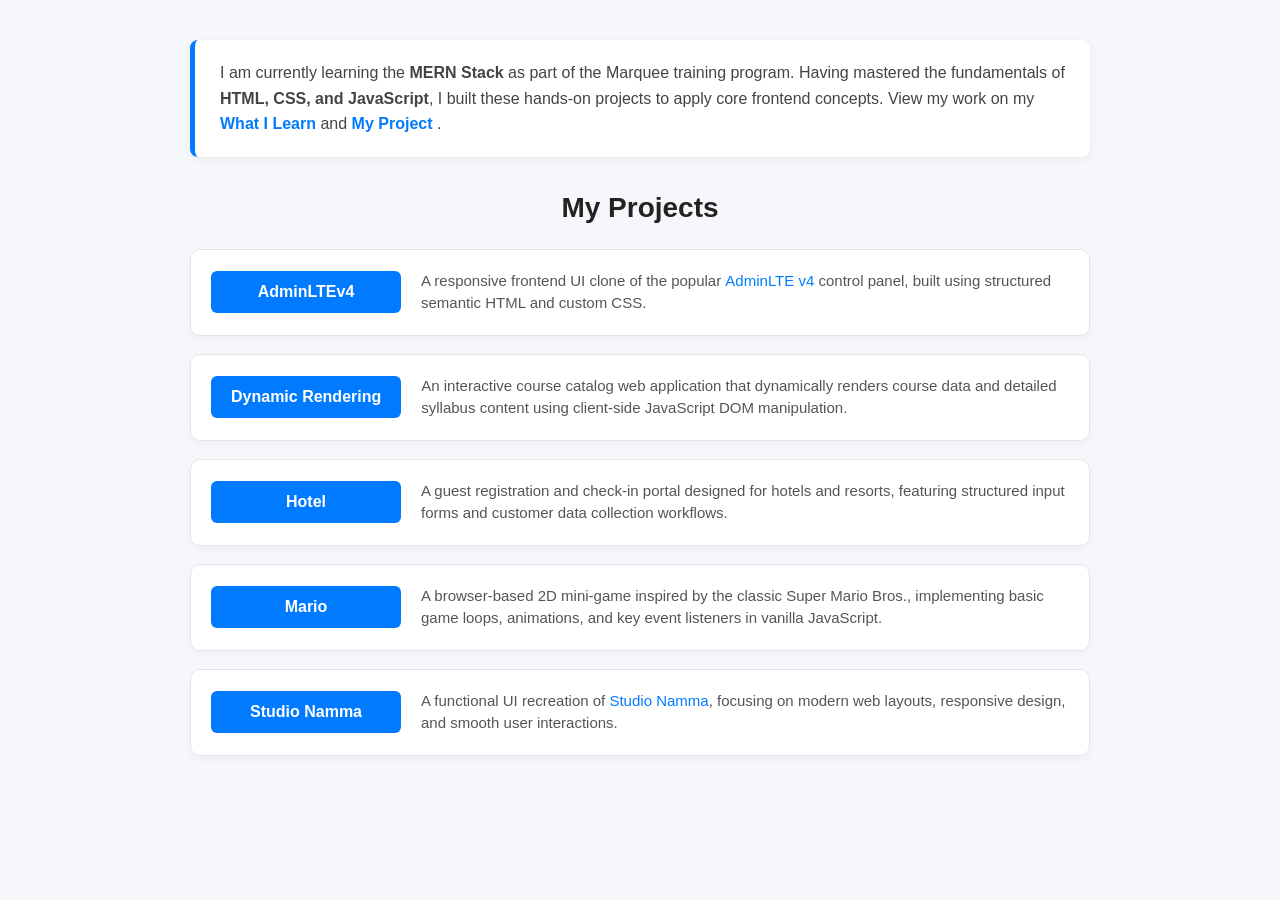
<file: index.html>
<!DOCTYPE html>
<html lang="en">
<head>
  <meta charset="UTF-8">
  <meta name="viewport" content="width=device-width, initial-scale=1.0">
  <title>Projects Dashboard</title>
  <style>
    * {
      margin: 0;
      padding: 0;
      box-sizing: border-box;
      font-family: 'Segoe UI', Tahoma, Geneva, Verdana, sans-serif;
    }

    body {
      background-color: #f5f7fb;
      padding: 40px 20px;
      color: #333;
    }

    .container {
      max-width: 900px;
      margin: 0 auto;
    }

    .kya-hai {
      background: #ffffff;
      border-left: 5px solid #007bff;
      padding: 20px 25px;
      border-radius: 8px;
      box-shadow: 0 2px 8px rgba(0, 0, 0, 0.06);
      margin-bottom: 35px;
      font-size: 16px;
      line-height: 1.6;
      color: #444;
      text-align: left;
    }

    .kya-hai a {
      color: #007bff;
      font-weight: 600;
      text-decoration: none;
    }

    .kya-hai a:hover {
      text-decoration: underline;
    }

    h1 {
      margin-bottom: 25px;
      color: #222;
      font-size: 28px;
      text-align: center;
    }

    .project-list {
      display: flex;
      flex-direction: column;
      gap: 18px;
    }

    .project-card {
      background: #ffffff;
      border: 1px solid #e1e4e8;
      border-radius: 10px;
      padding: 20px;
      display: flex;
      align-items: center;
      justify-content: space-between;
      gap: 20px;
      box-shadow: 0 4px 6px rgba(0, 0, 0, 0.03);
      transition: transform 0.2s ease, box-shadow 0.2s ease;
    }

    .project-card:hover {
      transform: translateY(-2px);
      box-shadow: 0 6px 14px rgba(0, 0, 0, 0.08);
    }

    .project-btn {
      background-color: #007bff;
      color: #ffffff;
      padding: 12px 20px;
      border-radius: 6px;
      text-decoration: none;
      font-size: 16px;
      font-weight: 600;
      min-width: 190px;
      text-align: center;
      flex-shrink: 0;
      transition: background-color 0.2s ease;
    }

    .project-btn:hover {
      background-color: #0056b3;
    }

    .project-desc {
      flex: 1;
      text-align: left;
      color: #555;
      font-size: 15px;
      line-height: 1.5;
    }

    .project-desc a {
      color: #007bff;
      text-decoration: none;
      font-weight: 500;
    }

    .project-desc a:hover {
      text-decoration: underline;
    }

    @media (max-width: 650px) {
      .project-card {
        flex-direction: column;
        align-items: stretch;
      }
      .project-btn {
        width: 100%;
      }
      .project-desc {
        text-align: center;
      }
    }
  </style>
</head>
<body>

  <div class="container">
    
    <div class="kya-hai">
      <p>I am currently learning the <strong>MERN Stack</strong> as part of the Marquee training program. Having mastered the fundamentals of <strong>HTML, CSS, and JavaScript</strong>, I built these hands-on projects to apply core frontend concepts. View my work on my <a href="https://github.com/Bhavyashah2710/mern_at_marque" target="_blank">What I Learn</a> and <a href="https://github.com/Bhavyashah2710/Project_in_Mern" taaarget="_blank">My Project </a>.</p>
    </div>

    <h1>My Projects</h1>

    <div class="project-list">

      <div class="project-card">
        <a href="./AdminLTEv4/index.html" class="project-btn">AdminLTEv4</a>
        <div class="project-desc">
          A responsive frontend UI clone of the popular <a href="https://adminlte-v4.netlify.app/" target="_blank" >AdminLTE v4</a></strong> control panel, built using structured semantic HTML and custom CSS.
        </div>
      </div>

      <div class="project-card">
        <a href="./Dynamic randering/index.html" class="project-btn">Dynamic Rendering</a>
        <div class="project-desc">
          An interactive course catalog web application that dynamically renders course data and detailed syllabus content using client-side JavaScript DOM manipulation.
        </div>
      </div>

      <div class="project-card">
        <a href="./Hotel/index.html" class="project-btn">Hotel</a>
        <div class="project-desc">
          A guest registration and check-in portal designed for hotels and resorts, featuring structured input forms and customer data collection workflows.
        </div>
      </div>

      <div class="project-card">
        <a href="./Mario/index.html" class="project-btn">Mario</a>
        <div class="project-desc">
          A browser-based 2D mini-game inspired by the classic Super Mario Bros., implementing basic game loops, animations, and key event listeners in vanilla JavaScript.
        </div>
      </div>

      <div class="project-card">
        <a href="./studionamma/index.html" class="project-btn">Studio Namma</a>
        <div class="project-desc">
          A functional UI recreation of <a href="https://studionamma.com/" target="_blank">Studio Namma</a>, focusing on modern web layouts, responsive design, and smooth user interactions.
        </div>
      </div>

    </div>

  </div>

</body>
</html>
</file>
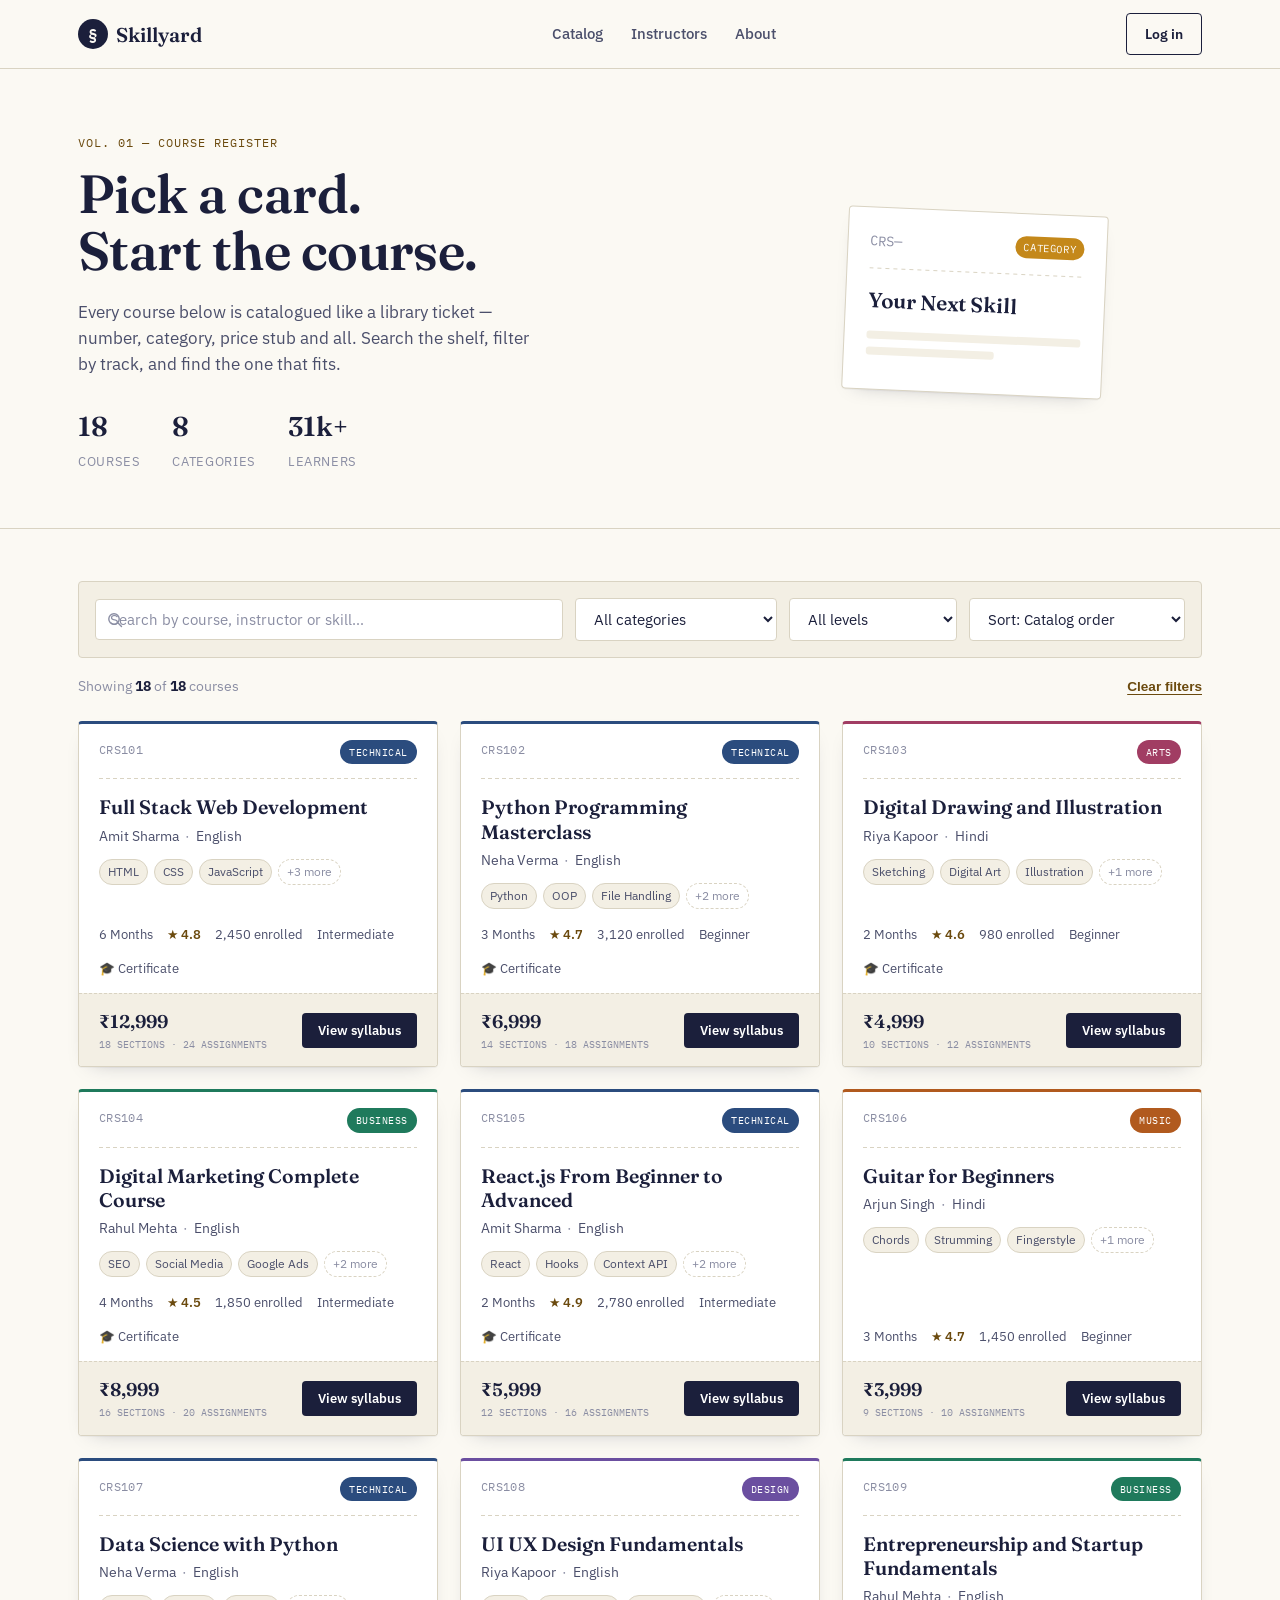
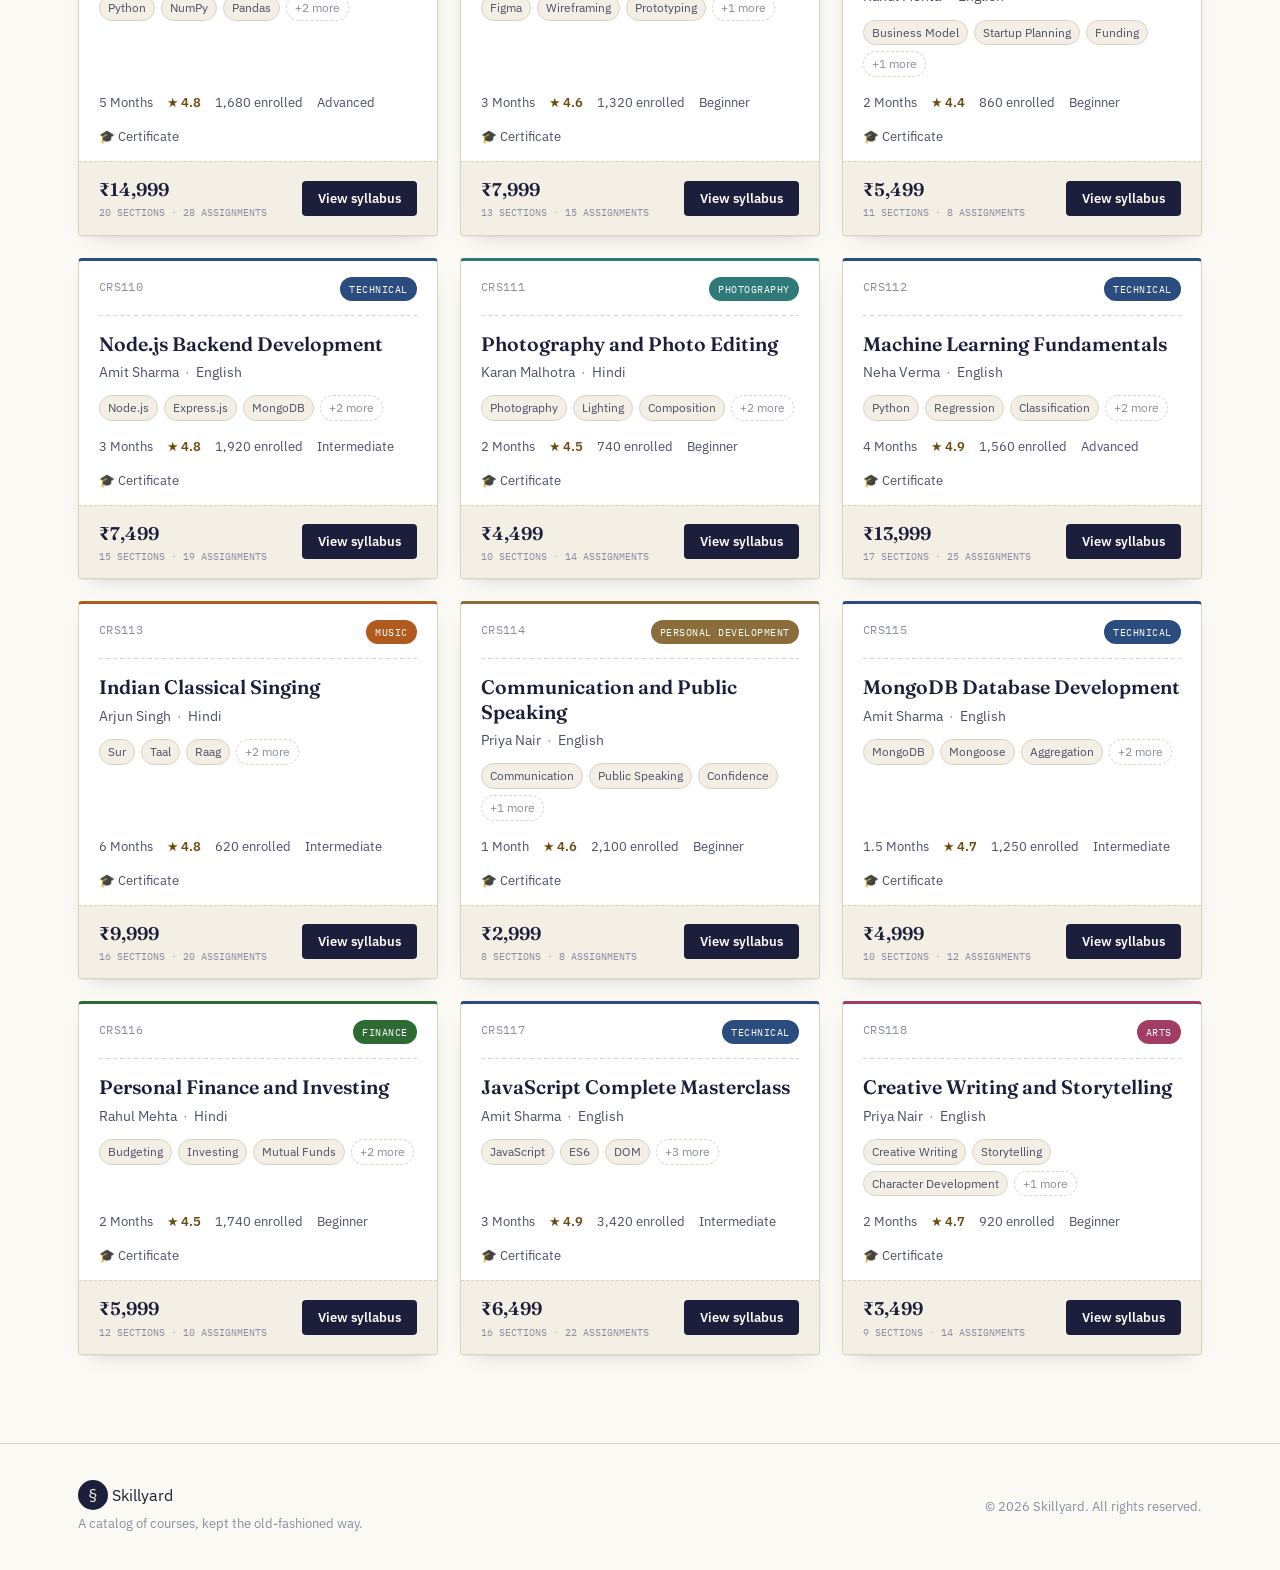
<file: Dynamic randering/index.html>
<!DOCTYPE html>
<html lang="en">
<head>
<meta charset="UTF-8">
<meta name="viewport" content="width=device-width, initial-scale=1.0">
<title>Skillyard — The Course Catalog</title>
<link rel="preconnect" href="https://fonts.googleapis.com">
<link rel="preconnect" href="https://fonts.gstatic.com" crossorigin>
<link href="https://fonts.googleapis.com/css2?family=Fraunces:ital,opsz,wght@0,9..144,500;0,9..144,600;0,9..144,700;1,9..144,500&family=IBM+Plex+Sans:wght@400;500;600&family=IBM+Plex+Mono:wght@500;600&display=swap" rel="stylesheet">
<link rel="stylesheet" href="style.css">
</head>
<body>

<header class="site-header">
  <div class="wrap header-inner">
    <a href="#" class="brand">
      <span class="brand-mark">§</span>
      <span class="brand-name">Skillyard</span>
    </a>
    <nav class="header-nav">
      <a href="#catalog">Catalog</a>
      <a href="#" onclick="return false;">Instructors</a>
      <a href="#" onclick="return false;">About</a>
    </nav>
    <a href="#" class="btn btn-ghost" onclick="return false;">Log in</a>
  </div>
</header>

<section class="hero">
  <div class="wrap hero-inner">
    <div class="hero-copy">
      <p class="eyebrow">Vol. 01 — Course Register</p>
      <h1>Pick a card.<br>Start the course.</h1>
      <p class="hero-sub">Every course below is catalogued like a library ticket — number, category, price stub and all. Search the shelf, filter by track, and find the one that fits.</p>
      <div class="hero-stats" id="heroStats"><!-- filled by JS --></div>
    </div>
    <div class="hero-ticket" aria-hidden="true">
      <div class="ticket-demo">
        <div class="ticket-demo-row">
          <span class="ticket-demo-id">CRS—</span>
          <span class="ticket-demo-tag">CATEGORY</span>
        </div>
        <div class="ticket-demo-perf"></div>
        <div class="ticket-demo-title">Your Next Skill</div>
        <div class="ticket-demo-line"></div>
        <div class="ticket-demo-line short"></div>
      </div>
    </div>
  </div>
</section>

<section class="catalog" id="catalog">
  <div class="wrap">
    <div class="shelf-bar">
      <div class="field search-field">
        <label for="searchInput" class="sr-only">Search courses</label>
        <svg width="16" height="16" viewBox="0 0 16 16" fill="none" aria-hidden="true"><circle cx="7" cy="7" r="5.2" stroke="currentColor" stroke-width="1.4"/><line x1="10.8" y1="10.8" x2="14.5" y2="14.5" stroke="currentColor" stroke-width="1.4" stroke-linecap="round"/></svg>
        <input type="text" id="searchInput" placeholder="Search by course, instructor or skill…">
      </div>

      <div class="field">
        <label for="categoryFilter" class="sr-only">Category</label>
        <select id="categoryFilter">
          <option value="all">All categories</option>
        </select>
      </div>

      <div class="field">
        <label for="levelFilter" class="sr-only">Level</label>
        <select id="levelFilter">
          <option value="all">All levels</option>
        </select>
      </div>

      <div class="field">
        <label for="sortSelect" class="sr-only">Sort</label>
        <select id="sortSelect">
          <option value="default">Sort: Catalog order</option>
          <option value="rating">Sort: Highest rated</option>
          <option value="price-asc">Sort: Price — low to high</option>
          <option value="price-desc">Sort: Price — high to low</option>
          <option value="popular">Sort: Most enrolled</option>
        </select>
      </div>
    </div>

    <div class="results-row">
      <p id="resultsCount" class="results-count"></p>
      <button id="clearFilters" class="text-btn" type="button">Clear filters</button>
    </div>

    <div id="courseGrid" class="course-grid"></div>

    <div id="emptyState" class="empty-state" hidden>
      <p class="empty-title">No cards match that search.</p>
      <p class="empty-sub">Try a different keyword, or clear your filters to see the full shelf.</p>
    </div>
  </div>
</section>

<footer class="site-footer">
  <div class="wrap footer-inner">
    <div>
      <span class="brand-mark">§</span>
      <span class="brand-name">Skillyard</span>
      <p class="footer-note">A catalog of courses, kept the old-fashioned way.</p>
    </div>
    <p class="footer-copy">© 2026 Skillyard. All rights reserved.</p>
  </div>
</footer>

<script src="script.js"></script>
</body>
</html>
</file>
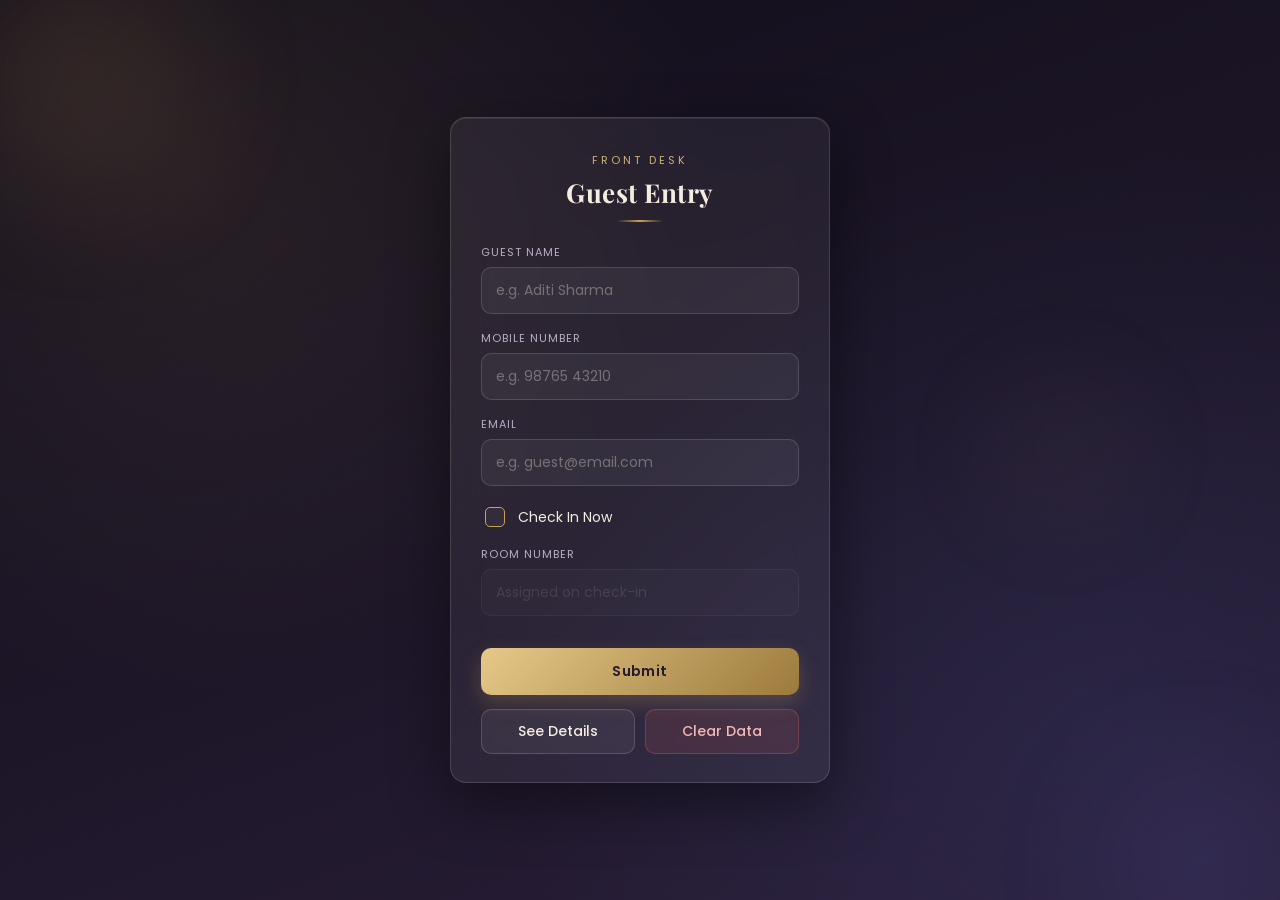
<file: Hotel/index.html>
<!DOCTYPE html>
<html lang="en">
<head>
<meta charset="UTF-8">
<meta name="viewport" content="width=device-width, initial-scale=1.0">
<title>Guest Entry</title>

<link rel="preconnect" href="https://fonts.googleapis.com">
<link rel="preconnect" href="https://fonts.gstatic.com" crossorigin>
<link href="https://fonts.googleapis.com/css2?family=Playfair+Display:wght@600;700;800&family=Poppins:wght@300;400;500;600&display=swap" rel="stylesheet">
<link rel="stylesheet" href="css/entry.css">
</head>
<body>

<div class="orb orb1"></div>
<div class="orb orb2"></div>
<div class="orb orb3"></div>

<div class="container">

<div class="eyebrow">Front Desk</div>
<h2>Guest Entry</h2>

<form id="guestForm">

<div class="field">
<label for="name">Guest Name</label>
<input type="text" id="name" placeholder="e.g. Aditi Sharma" required>
</div>

<div class="field">
<label for="mobile">Mobile Number</label>
<input type="tel" id="mobile" placeholder="e.g. 98765 43210" required>
</div>

<div class="field">
<label for="email">Email</label>
<input type="email" id="email" placeholder="e.g. guest@email.com" required>
</div>

<div class="check">
    <input type="checkbox" id="checkin">
    <label for="checkin">Check In Now</label>
</div>

<div class="field">
<label for="room">Room Number</label>
<input type="number" id="room" placeholder="Assigned on check-in" disabled required>
</div>

<button type="submit" class="btn-primary">
<span class="spinner"></span><span class="btn-label">Submit</span>
</button>

</form>

<div class="row-buttons">
<button class="btn-secondary" onclick="location.href='details.html'">See Details</button>
<button class="btn-danger" onclick="clearData()">Clear Data</button>
</div>

</div>

<!-- Modal overlay (confirm / success / error) -->
<div class="overlay" id="overlay">
    <div class="modal-box" id="modalBox"></div>
</div>

<!-- Toast -->
<div class="toast" id="toast">
    <span class="dot"></span>
    <span id="toastMsg"></span>
</div>

<script src="js/entry.js"></script>
</body>
</html>
</file>
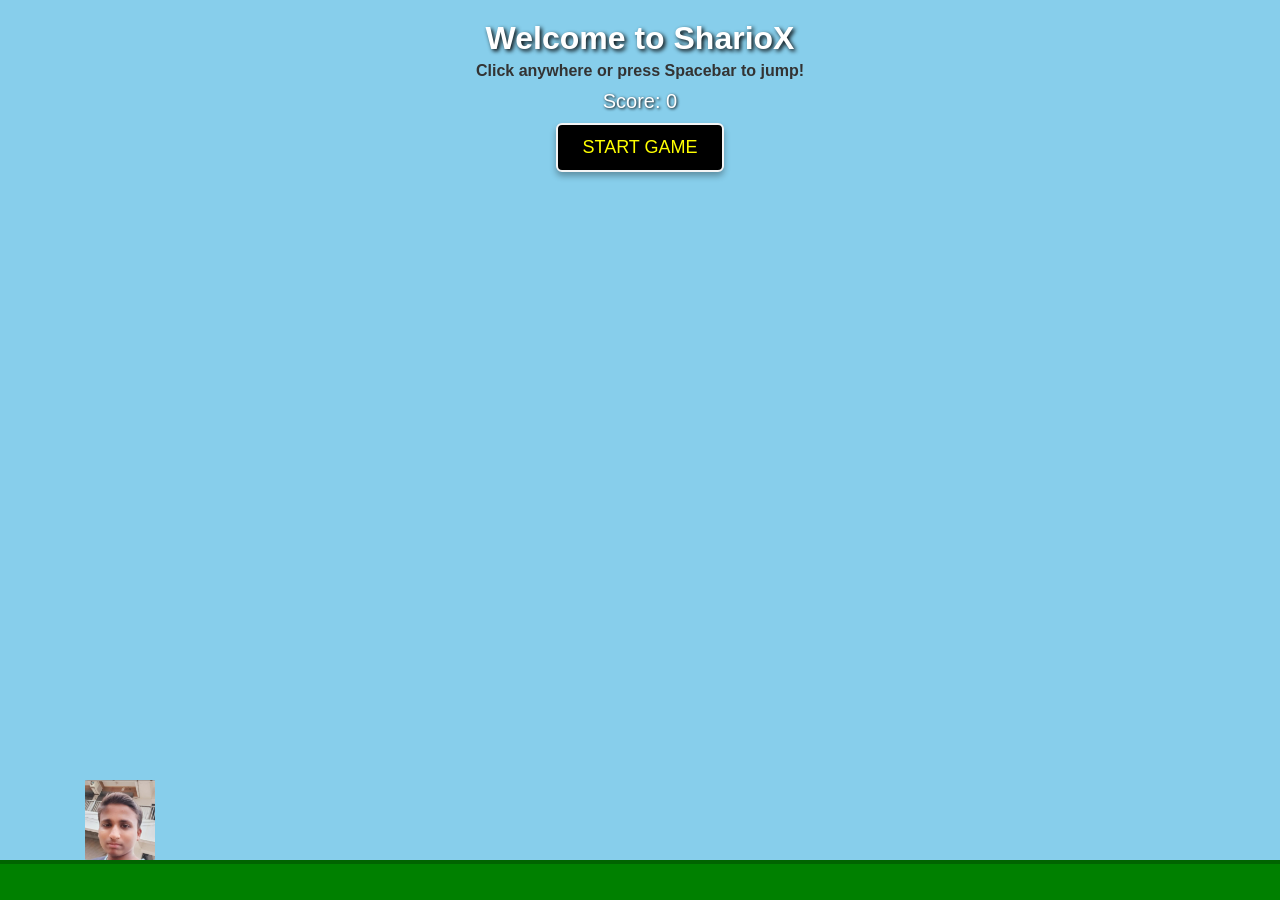
<file: Mario/index.html>
<!DOCTYPE html>
<html lang="en">
<head>
  <meta charset="UTF-8">
  <meta name="viewport" content="width=device-width, initial-scale=1.0">
  <title>SharioX</title>
  <link rel="stylesheet" href="style.css">
</head>
<body>

  <div id="gameBox">
    <div class="ui-container">
      <h1>Welcome to SharioX</h1>
      <p>Click anywhere or press Spacebar to jump!</p>
      <div id="scoreBoard">Score: <span id="scoreText">0</span></div>
      <button id="startBtn" onclick="startGame(event)">START GAME</button>
    </div>

    <img id="bhavyaImg" src="profile.jpg" alt="Player Image">
    <div id="obstacle"></div>
    <div id="ground"></div>

    <div id="gameOverModal" class="game-over-modal">
      <h2>Game Over!</h2>
      <p style="color: white; margin: 10px 0;">Final Score: <span id="finalScore">0</span></p>
      <button onclick="restartGame(event)">PLAY AGAIN</button>
    </div>
  </div>

  <script src="script.js"></script>
</body>
</html>
</file>
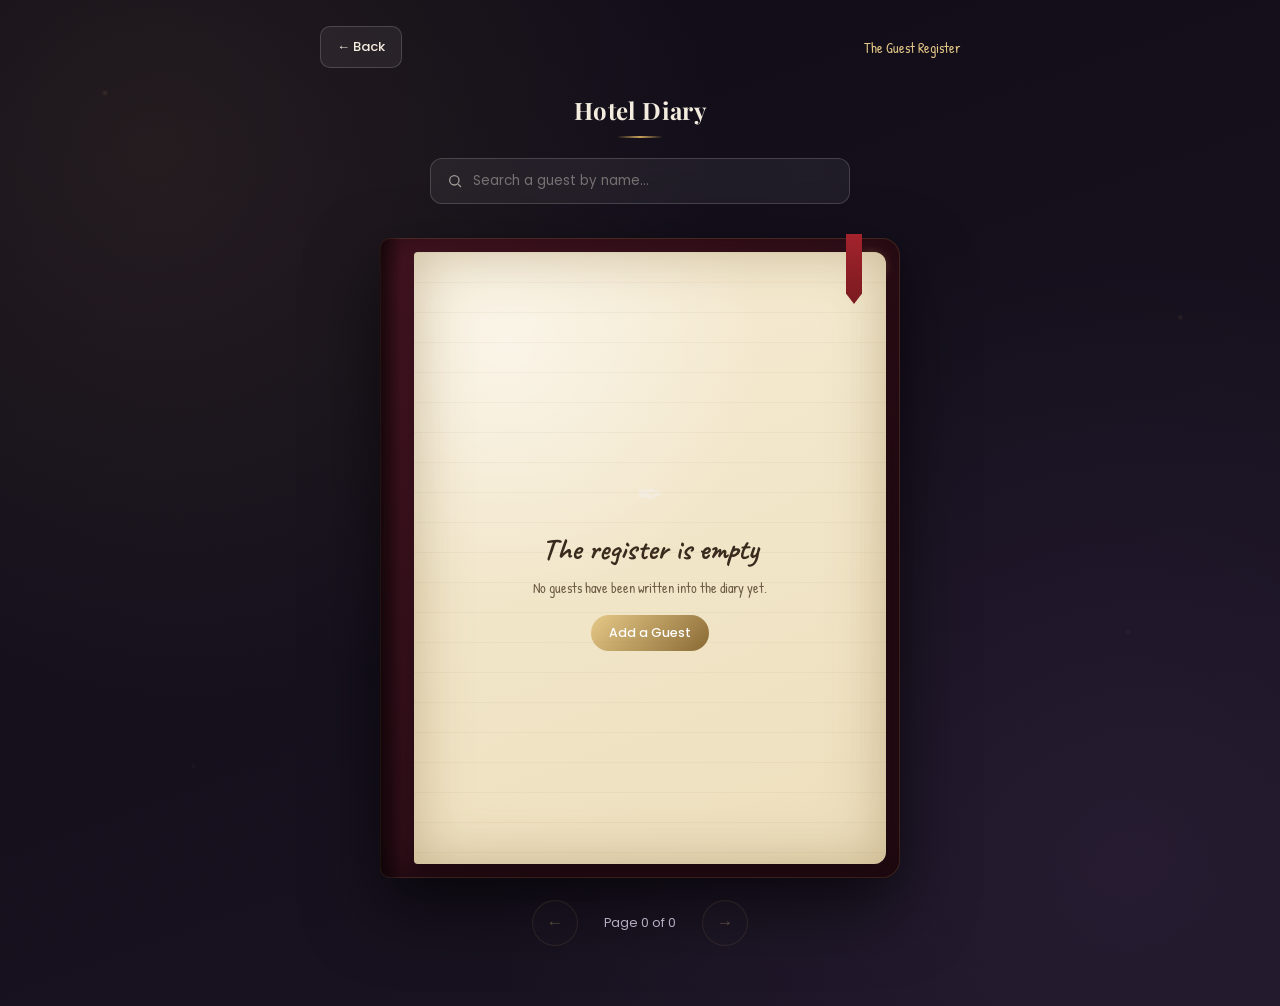
<file: Hotel/details.html>
<!DOCTYPE html>
<html lang="en">
<head>
<meta charset="UTF-8">
<meta name="viewport" content="width=device-width, initial-scale=1.0">
<title>Guest Register</title>

<link rel="preconnect" href="https://fonts.googleapis.com">
<link rel="preconnect" href="https://fonts.gstatic.com" crossorigin>
<link href="https://fonts.googleapis.com/css2?family=Caveat:wght@500;600;700&family=Patrick+Hand&family=Playfair+Display:wght@600;700&family=Poppins:wght@300;400;500;600&display=swap" rel="stylesheet">
<link rel="stylesheet" href="css/details.css">
</head>
<body>

<div class="dust"></div>
<div class="dust"></div>
<div class="dust"></div>
<div class="dust"></div>

<div class="topbar">
    <button class="btn-back" onclick="location.href='index.html'">&larr; Back</button>
    <span style="font-family:'Patrick Hand',cursive; font-size:14px; color:var(--gold-light);">The Guest Register</span>
</div>

<h2 class="page-title">Hotel Diary</h2>

<div class="search-wrap">
    <div class="search-box">
        <svg width="16" height="16" viewBox="0 0 24 24" fill="none" stroke="currentColor" stroke-width="2"><circle cx="11" cy="11" r="7"/><line x1="21" y1="21" x2="16.65" y2="16.65"/></svg>
        <input type="text" id="searchInput" placeholder="Search a guest by name...">
    </div>
    <div class="suggestions" id="suggestions"></div>
</div>

<div class="stage">
    <div class="diary" id="diary">
        <div class="ribbon"></div>
        <div class="cover"></div>
        <div class="page-frame" id="pageFrame"></div>
    </div>
</div>

<div class="nav-row">
    <button class="nav-btn" id="prevBtn" title="Previous">&#8592;</button>
    <span class="page-indicator" id="pageIndicator">Page 0 of 0</span>
    <button class="nav-btn" id="nextBtn" title="Next">&#8594;</button>
</div>

<!-- Modal overlay -->
<div class="overlay" id="overlay">
    <div class="modal-box" id="modalBox"></div>
</div>

<!-- Toast -->
<div class="toast" id="toast">
    <span class="dot"></span>
    <span id="toastMsg"></span>
</div>

<script src="js/details.js"></script>
</body>
</html>
</file>
<file: Dynamic randering/style.css>
/* =========================================================
   Skillyard — Course Catalog
   Design tokens
   ========================================================= */
:root{
  --paper: #FBF9F3;
  --paper-alt: #F3EFE4;
  --ink: #1B1F3B;
  --ink-soft: #4B4F6B;
  --ink-faint: #8A8DA3;
  --line: #D9D3C2;
  --accent: #C4881A;      /* mustard/ochre — CTAs, price stubs */
  --accent-ink: #6B4A0E;
  --card-bg: #FFFFFF;
  --shadow: 0 1px 0 rgba(27,31,59,0.04), 0 8px 20px -14px rgba(27,31,59,0.35);

  /* category accents */
  --cat-technical: #2B4C7E;
  --cat-arts: #A13D63;
  --cat-business: #1F7A5C;
  --cat-music: #B15A1E;
  --cat-design: #6B4FA0;
  --cat-photography: #2F7A78;
  --cat-finance: #2E6B33;
  --cat-personal: #8A6D3A;

  --font-display: "Fraunces", Georgia, serif;
  --font-body: "IBM Plex Sans", system-ui, sans-serif;
  --font-mono: "IBM Plex Mono", ui-monospace, monospace;

  --radius: 4px;
}

*{ box-sizing: border-box; }

html{ scroll-behavior: smooth; }

body{
  margin:0;
  background: var(--paper);
  color: var(--ink);
  font-family: var(--font-body);
  font-size: 16px;
  line-height: 1.55;
  -webkit-font-smoothing: antialiased;
}

.wrap{
  max-width: 1180px;
  margin: 0 auto;
  padding: 0 28px;
}

a{ color: inherit; }

.sr-only{
  position:absolute; width:1px; height:1px; padding:0; margin:-1px;
  overflow:hidden; clip:rect(0,0,0,0); white-space:nowrap; border:0;
}

:focus-visible{
  outline: 2px solid var(--accent);
  outline-offset: 2px;
}

/* =========================================================
   Header
   ========================================================= */
.site-header{
  position: sticky;
  top: 0;
  z-index: 20;
  background: rgba(251,249,243,0.9);
  backdrop-filter: blur(6px);
  border-bottom: 1px solid var(--line);
}

.header-inner{
  display:flex;
  align-items:center;
  justify-content:space-between;
  height: 68px;
}

.brand{
  display:flex;
  align-items:center;
  gap:8px;
  text-decoration:none;
  font-family: var(--font-display);
  font-weight:600;
  font-size:1.25rem;
  color: var(--ink);
}

.brand-mark{
  display:inline-flex;
  align-items:center;
  justify-content:center;
  width: 30px;
  height: 30px;
  border-radius: 50%;
  background: var(--ink);
  color: var(--paper);
  font-family: var(--font-mono);
  font-size: 1rem;
}

.header-nav{
  display:flex;
  gap: 28px;
}
.header-nav a{
  text-decoration:none;
  font-size: 0.92rem;
  color: var(--ink-soft);
  font-weight:500;
}
.header-nav a:hover{ color: var(--ink); }

.btn{
  font-family: var(--font-body);
  font-weight:600;
  font-size:0.9rem;
  padding: 9px 18px;
  border-radius: var(--radius);
  border: 1px solid transparent;
  cursor:pointer;
  text-decoration:none;
  display:inline-block;
}
.btn-ghost{
  border-color: var(--ink);
  color: var(--ink);
  background: transparent;
}
.btn-ghost:hover{ background: var(--ink); color: var(--paper); }

/* =========================================================
   Hero
   ========================================================= */
.hero{
  padding: 64px 0 56px;
  border-bottom: 1px solid var(--line);
}
.hero-inner{
  display:grid;
  grid-template-columns: 1.15fr 0.85fr;
  gap: 56px;
  align-items:center;
}

.eyebrow{
  font-family: var(--font-mono);
  font-size: 0.78rem;
  letter-spacing: 0.08em;
  text-transform: uppercase;
  color: var(--accent-ink);
  margin: 0 0 14px;
}

.hero h1{
  font-family: var(--font-display);
  font-weight: 600;
  font-size: clamp(2.2rem, 4.2vw, 3.4rem);
  line-height: 1.05;
  margin: 0 0 20px;
  letter-spacing: -0.01em;
}

.hero-sub{
  color: var(--ink-soft);
  font-size: 1.05rem;
  max-width: 46ch;
  margin: 0 0 28px;
}

.hero-stats{
  display:flex;
  gap: 32px;
}
.stat-num{
  font-family: var(--font-display);
  font-size: 1.7rem;
  font-weight:600;
  display:block;
}
.stat-label{
  font-size: 0.8rem;
  color: var(--ink-faint);
  text-transform: uppercase;
  letter-spacing: 0.05em;
}

/* Decorative ticket in hero */
.hero-ticket{ display:flex; justify-content:center; }
.ticket-demo{
  width: 260px;
  background: var(--card-bg);
  border: 1px solid var(--line);
  border-radius: var(--radius);
  box-shadow: var(--shadow);
  padding: 22px 22px 26px;
  transform: rotate(2.5deg);
}
.ticket-demo-row{
  display:flex;
  justify-content:space-between;
  align-items:center;
}
.ticket-demo-id{
  font-family: var(--font-mono);
  font-size: 0.85rem;
  color: var(--ink-faint);
}
.ticket-demo-tag{
  font-family: var(--font-mono);
  font-size: 0.65rem;
  letter-spacing: 0.06em;
  background: var(--accent);
  color: #fff;
  padding: 3px 8px;
  border-radius: 999px;
}
.ticket-demo-perf{
  height: 1px;
  margin: 16px 0;
  background-image: linear-gradient(to right, var(--line) 50%, transparent 0%);
  background-size: 8px 1px;
  background-repeat: repeat-x;
}
.ticket-demo-title{
  font-family: var(--font-display);
  font-size: 1.3rem;
  font-weight:600;
  margin-bottom: 14px;
}
.ticket-demo-line{ height: 8px; background: var(--paper-alt); border-radius: 3px; margin-bottom: 8px; }
.ticket-demo-line.short{ width: 60%; }

/* =========================================================
   Shelf bar (filters)
   ========================================================= */
.catalog{ padding: 52px 0 88px; }

.shelf-bar{
  display:flex;
  flex-wrap:wrap;
  gap: 12px;
  padding: 16px;
  background: var(--paper-alt);
  border: 1px solid var(--line);
  border-radius: var(--radius);
  margin-bottom: 18px;
}

.field{
  position:relative;
  display:flex;
  align-items:center;
}
.search-field{ flex: 1 1 260px; }
.search-field svg{ position:absolute; left:12px; color: var(--ink-faint); pointer-events:none; }
.search-field input{ padding-left: 36px; }

.field input,
.field select{
  width:100%;
  font-family: var(--font-body);
  font-size: 0.92rem;
  color: var(--ink);
  background: var(--card-bg);
  border: 1px solid var(--line);
  border-radius: var(--radius);
  padding: 10px 14px;
}
.field select{ min-width: 168px; cursor:pointer; }
.field input:focus, .field select:focus{ border-color: var(--accent); }
.field input::placeholder{ color: var(--ink-faint); }

.results-row{
  display:flex;
  justify-content:space-between;
  align-items:center;
  margin-bottom: 24px;
}
.results-count{
  font-size: 0.85rem;
  color: var(--ink-faint);
  margin:0;
}
.results-count strong{ color: var(--ink); }

.text-btn{
  background:none;
  border:none;
  color: var(--accent-ink);
  font-size: 0.85rem;
  font-weight:600;
  cursor:pointer;
  text-decoration: underline;
  text-underline-offset: 3px;
  padding:0;
}

/* =========================================================
   Course grid + ticket cards
   ========================================================= */
.course-grid{
  display:grid;
  grid-template-columns: repeat(auto-fill, minmax(300px, 1fr));
  gap: 22px;
}

.course-card{
  background: var(--card-bg);
  border: 1px solid var(--line);
  border-radius: var(--radius);
  box-shadow: var(--shadow);
  display:flex;
  flex-direction:column;
  overflow:hidden;
  border-top: 3px solid var(--cat-color, var(--accent));
}

.card-stub{
  display:flex;
  justify-content:space-between;
  align-items:flex-start;
  padding: 16px 20px 0;
}
.stub-id{
  font-family: var(--font-mono);
  font-size: 0.78rem;
  color: var(--ink-faint);
  letter-spacing: 0.03em;
}
.stub-tag{
  font-family: var(--font-mono);
  font-size: 0.65rem;
  letter-spacing: 0.05em;
  text-transform: uppercase;
  color: #fff;
  background: var(--cat-color, var(--accent));
  padding: 4px 9px;
  border-radius: 999px;
}

.perf{
  height: 1px;
  margin: 14px 20px 0;
  background-image: linear-gradient(to right, var(--line) 55%, transparent 0%);
  background-size: 7px 1px;
  background-repeat: repeat-x;
}

.card-body{
  padding: 16px 20px 0;
  flex:1;
}

.card-title{
  font-family: var(--font-display);
  font-size: 1.22rem;
  font-weight:600;
  line-height:1.25;
  margin: 0 0 6px;
}

.card-instructor{
  font-size: 0.85rem;
  color: var(--ink-soft);
  margin: 0 0 12px;
}
.card-instructor .dot{ margin: 0 6px; color: var(--ink-faint); }

.skill-list{
  display:flex;
  flex-wrap:wrap;
  gap:6px;
  margin: 0 0 16px;
  padding:0;
  list-style:none;
}
.skill-list li{
  font-size: 0.72rem;
  color: var(--ink-soft);
  background: var(--paper-alt);
  border: 1px solid var(--line);
  padding: 3px 8px;
  border-radius: 999px;
}
.skill-list li.more{ color: var(--ink-faint); background:none; border-style:dashed; }

.card-stats{
  display:flex;
  flex-wrap:wrap;
  gap: 14px;
  padding: 0 20px;
  font-size: 0.8rem;
  color: var(--ink-soft);
  margin-bottom: 14px;
}
.card-stats span{ display:flex; align-items:center; gap:4px; }
.card-stats .rating{ color: var(--accent-ink); font-weight:600; }

.card-footer{
  display:flex;
  align-items:center;
  justify-content:space-between;
  padding: 14px 20px;
  border-top: 1px dashed var(--line);
  background: var(--paper-alt);
}

.price{
  font-family: var(--font-display);
  font-size: 1.15rem;
  font-weight:600;
}
.price small{
  display:block;
  font-family: var(--font-mono);
  font-size: 0.65rem;
  font-weight:400;
  color: var(--ink-faint);
  text-transform:uppercase;
}

.card-cta{
  font-family: var(--font-body);
  font-size: 0.82rem;
  font-weight:600;
  color: #fff;
  background: var(--ink);
  border: none;
  padding: 9px 16px;
  border-radius: var(--radius);
  cursor:pointer;
}
.card-cta:hover{ background: var(--cat-color, var(--accent)); }

.cert-badge{
  position:absolute;
  top: 16px;
  right: 20px;
  display:none;
}

/* Empty state */
.empty-state{
  text-align:center;
  padding: 64px 20px;
  border: 1px dashed var(--line);
  border-radius: var(--radius);
}
.empty-title{
  font-family: var(--font-display);
  font-size: 1.3rem;
  font-weight:600;
  margin: 0 0 6px;
}
.empty-sub{ color: var(--ink-faint); margin:0; }

/* =========================================================
   Footer
   ========================================================= */
.site-footer{
  border-top: 1px solid var(--line);
  padding: 36px 0;
}
.footer-inner{
  display:flex;
  justify-content:space-between;
  align-items:center;
  flex-wrap:wrap;
  gap: 12px;
}
.footer-note{
  font-size: 0.82rem;
  color: var(--ink-faint);
  margin: 4px 0 0;
}
.footer-copy{
  font-size: 0.8rem;
  color: var(--ink-faint);
  margin:0;
}

/* =========================================================
   Responsive
   ========================================================= */
@media (max-width: 860px){
  .hero-inner{ grid-template-columns: 1fr; }
  .hero-ticket{ order:-1; }
  .header-nav{ display:none; }
}

@media (max-width: 520px){
  .wrap{ padding: 0 18px; }
  .hero{ padding: 44px 0 40px; }
  .shelf-bar{ flex-direction:column; }
  .field select{ min-width:0; }
}

@media (prefers-reduced-motion: reduce){
  html{ scroll-behavior:auto; }
}
</file>
<file: Hotel/css/entry.css>
:root{
    --gold:#c9a15a;
    --gold-light:#e6c988;
    --gold-dark:#9c7a3d;
    --ink:#241a2e;
    --navy-1:#120e1a;
    --navy-2:#1d1628;
    --navy-3:#2a1f3a;
    --glass-bg:rgba(255,255,255,0.06);
    --glass-border:rgba(255,255,255,0.14);
    --text-light:#f3ecdf;
    --text-muted:#b9aec4;
    --success:#5aa17d;
    --error:#c9605a;
    --radius:16px;
}

*{ box-sizing:border-box; }

body{
    font-family:'Poppins', Arial, sans-serif;
    background:
        radial-gradient(circle at 15% 20%, rgba(201,161,90,0.10), transparent 40%),
        radial-gradient(circle at 85% 80%, rgba(90,110,201,0.12), transparent 45%),
        linear-gradient(160deg, var(--navy-1), var(--navy-2) 55%, var(--navy-3));
    background-attachment:fixed;
    min-height:100vh;
    margin:0;
    display:flex;
    justify-content:center;
    align-items:center;
    padding:40px 16px;
    color:var(--text-light);
    position:relative;
    overflow-x:hidden;
}

/* ---------- Animated floating background orbs ---------- */
.orb{
    position:fixed;
    border-radius:50%;
    filter:blur(60px);
    opacity:0.5;
    pointer-events:none;
    z-index:0;
}
.orb1{
    width:320px; height:320px;
    background:radial-gradient(circle, rgba(201,161,90,0.35), transparent 70%);
    top:-80px; left:-80px;
    animation: floatA 14s ease-in-out infinite;
}
.orb2{
    width:280px; height:280px;
    background:radial-gradient(circle, rgba(120,110,220,0.30), transparent 70%);
    bottom:-100px; right:-60px;
    animation: floatB 16s ease-in-out infinite;
}
.orb3{
    width:180px; height:180px;
    background:radial-gradient(circle, rgba(201,161,90,0.22), transparent 70%);
    top:40%; right:10%;
    animation: floatC 12s ease-in-out infinite;
}

@keyframes floatA{
    0%,100%{ transform:translate(0,0); }
    50%{ transform:translate(40px,60px); }
}
@keyframes floatB{
    0%,100%{ transform:translate(0,0); }
    50%{ transform:translate(-50px,-30px); }
}
@keyframes floatC{
    0%,100%{ transform:translate(0,0) scale(1); }
    50%{ transform:translate(-30px,40px) scale(1.15); }
}

/* ---------- Glass container ---------- */
.container{
    width:380px;
    max-width:100%;
    background:var(--glass-bg);
    backdrop-filter:blur(18px);
    -webkit-backdrop-filter:blur(18px);
    border:1px solid var(--glass-border);
    border-radius:var(--radius);
    padding:34px 30px 28px;
    box-shadow:
        0 20px 60px rgba(0,0,0,0.45),
        inset 0 1px 0 rgba(255,255,255,0.08);
    position:relative;
    z-index:1;
    animation: riseIn 0.7s cubic-bezier(.2,.8,.25,1) both;
}

@keyframes riseIn{
    from{ opacity:0; transform:translateY(24px) scale(0.97); }
    to{ opacity:1; transform:translateY(0) scale(1); }
}

.eyebrow{
    text-align:center;
    letter-spacing:3px;
    font-size:11px;
    text-transform:uppercase;
    color:var(--gold-light);
    margin-bottom:6px;
    opacity:0.85;
}

h2{
    font-family:'Playfair Display', serif;
    text-align:center;
    margin:0 0 22px;
    font-weight:700;
    font-size:26px;
    letter-spacing:0.5px;
    color:var(--text-light);
}

h2::after{
    content:"";
    display:block;
    width:46px;
    height:2px;
    margin:10px auto 0;
    background:linear-gradient(90deg, transparent, var(--gold), transparent);
}

.field{
    position:relative;
    margin:16px 0;
}

.field label{
    display:block;
    font-size:11px;
    letter-spacing:1px;
    text-transform:uppercase;
    color:var(--text-muted);
    margin-bottom:6px;
}

input[type="text"],
input[type="tel"],
input[type="email"],
input[type="number"]{
    width:100%;
    padding:12px 14px;
    background:rgba(255,255,255,0.05);
    border:1px solid rgba(255,255,255,0.14);
    border-radius:10px;
    color:var(--text-light);
    font-family:'Poppins', sans-serif;
    font-size:14px;
    transition: border-color 0.25s ease, box-shadow 0.25s ease, background 0.25s ease;
    outline:none;
}

input::placeholder{ color:rgba(243,236,223,0.35); }

input:focus{
    border-color:var(--gold);
    background:rgba(255,255,255,0.08);
    box-shadow:0 0 0 3px rgba(201,161,90,0.18);
}

input:disabled{
    opacity:0.35;
    cursor:not-allowed;
}

.check{
    display:flex;
    align-items:center;
    gap:10px;
    margin:18px 0 8px;
}

.check input[type="checkbox"]{
    appearance:none;
    -webkit-appearance:none;
    width:20px;
    height:20px;
    border:1.5px solid var(--gold);
    border-radius:5px;
    cursor:pointer;
    position:relative;
    background:rgba(255,255,255,0.04);
    transition: background 0.2s ease;
    flex-shrink:0;
}

.check input[type="checkbox"]:checked{
    background:linear-gradient(135deg, var(--gold-light), var(--gold-dark));
}

.check input[type="checkbox"]:checked::after{
    content:"✓";
    position:absolute;
    top:50%; left:50%;
    transform:translate(-50%,-56%);
    font-size:13px;
    color:var(--ink);
    font-weight:700;
}

.check label{
    font-size:14px;
    color:var(--text-light);
    cursor:pointer;
}

button{
    font-family:'Poppins', sans-serif;
    font-weight:500;
    font-size:14px;
    border:none;
    border-radius:10px;
    cursor:pointer;
    transition: transform 0.2s ease, box-shadow 0.25s ease, background 0.25s ease;
}

.btn-primary{
    width:100%;
    padding:13px 15px;
    margin-top:16px;
    background:linear-gradient(135deg, var(--gold-light), var(--gold-dark));
    color:var(--ink);
    font-weight:600;
    letter-spacing:0.4px;
    box-shadow:0 8px 20px rgba(201,161,90,0.25);
    position:relative;
    overflow:hidden;
}

.btn-primary:hover{
    transform:translateY(-2px);
    box-shadow:0 12px 26px rgba(201,161,90,0.38);
}

.btn-primary:active{ transform:translateY(0); }

.btn-primary .spinner{
    display:inline-block;
    width:15px; height:15px;
    border:2px solid rgba(36,26,46,0.35);
    border-top-color:var(--ink);
    border-radius:50%;
    vertical-align:middle;
    margin-right:8px;
    animation:spin 0.7s linear infinite;
    display:none;
}

.btn-primary.loading .btn-label{ opacity:0.85; }
.btn-primary.loading .spinner{ display:inline-block; }

@keyframes spin{ to{ transform:rotate(360deg); } }

.row-buttons{
    display:flex;
    gap:10px;
    margin-top:14px;
}

.btn-secondary{
    flex:1;
    padding:11px 10px;
    background:rgba(255,255,255,0.06);
    border:1px solid rgba(255,255,255,0.16);
    color:var(--text-light);
}

.btn-secondary:hover{
    background:rgba(255,255,255,0.12);
    transform:translateY(-2px);
    border-color:var(--gold);
}

.btn-danger{
    flex:1;
    padding:11px 10px;
    background:rgba(201,96,90,0.14);
    border:1px solid rgba(201,96,90,0.35);
    color:#f2b9b5;
}

.btn-danger:hover{
    background:rgba(201,96,90,0.24);
    transform:translateY(-2px);
}

.overlay{
    position:fixed;
    inset:0;
    background:rgba(10,7,15,0.55);
    backdrop-filter:blur(3px);
    display:flex;
    align-items:center;
    justify-content:center;
    z-index:50;
    opacity:0;
    pointer-events:none;
    transition:opacity 0.25s ease;
}
.overlay.show{ opacity:1; pointer-events:auto; }

.modal-box{
    width:300px;
    background:linear-gradient(160deg, #241c30, #1a1422);
    border:1px solid rgba(201,161,90,0.35);
    border-radius:14px;
    padding:26px 22px 22px;
    text-align:center;
    box-shadow:0 25px 60px rgba(0,0,0,0.5);
    transform:scale(0.85) translateY(10px);
    transition:transform 0.3s cubic-bezier(.2,.9,.3,1.2);
}
.overlay.show .modal-box{ transform:scale(1) translateY(0); }

.modal-icon{
    width:52px; height:52px;
    border-radius:50%;
    margin:0 auto 14px;
    display:flex; align-items:center; justify-content:center;
    font-size:24px;
}
.modal-icon.success{ background:rgba(90,161,125,0.18); color:var(--success); }
.modal-icon.error{ background:rgba(201,96,90,0.18); color:var(--error); }

.modal-box h3{
    font-family:'Playfair Display', serif;
    margin:0 0 6px;
    font-size:19px;
    color:var(--text-light);
}
.modal-box p{
    margin:0 0 18px;
    font-size:13px;
    color:var(--text-muted);
    line-height:1.5;
}

.toast{
    position:fixed;
    bottom:26px;
    left:50%;
    transform:translateX(-50%) translateY(20px);
    background:linear-gradient(135deg,#241c30,#1a1422);
    border:1px solid rgba(201,161,90,0.4);
    padding:13px 22px;
    border-radius:10px;
    color:var(--text-light);
    font-size:13px;
    display:flex;
    align-items:center;
    gap:10px;
    box-shadow:0 15px 40px rgba(0,0,0,0.4);
    opacity:0;
    pointer-events:none;
    transition:all 0.35s cubic-bezier(.2,.9,.3,1.2);
    z-index:60;
}
.toast.show{
    opacity:1;
    transform:translateX(-50%) translateY(0);
}
.toast .dot{
    width:8px; height:8px; border-radius:50%; flex-shrink:0;
}
.toast.success .dot{ background:var(--success); box-shadow:0 0 8px var(--success); }
.toast.error .dot{ background:var(--error); box-shadow:0 0 8px var(--error); }

::-webkit-scrollbar{ width:8px; }
::-webkit-scrollbar-track{ background:transparent; }
::-webkit-scrollbar-thumb{ background:rgba(201,161,90,0.4); border-radius:10px; }

@media (max-width:420px){
    .container{ width:100%; padding:28px 20px; }
}
</file>
<file: Mario/style.css>
* {
  box-sizing: border-box;
  margin: 0;
  padding: 0;
}

html, body {
  width: 100%;
  height: 100%;
  overflow: hidden;
  font-family: sans-serif;
  user-select: none;
}

#gameBox {
  width: 100vw;
  height: 100vh;
  background-color: skyblue;
  position: relative;
}

.ui-container {
  position: absolute;
  top: 20px;
  width: 100%;
  text-align: center;
  z-index: 10;
}

h1 {
  color: white;
  text-shadow: 2px 2px 4px #000;
  margin-bottom: 5px;
}

p {
  color: #333;
  font-weight: bold;
}

#scoreBoard {
  font-size: 20px;
  margin-top: 10px;
  color: white;
  text-shadow: 1px 1px 3px #000;
}

button {
  margin-top: 10px;
  padding: 12px 24px;
  font-size: 18px;
  background-color: black;
  color: yellow;
  border: 2px solid whitesmoke;
  border-radius: 6px;
  cursor: pointer;
  box-shadow: 0 4px 6px rgba(0,0,0,0.3);
}

#bhavyaImg {
  width: 80px;
  height: 80px;
  position: absolute;
  bottom: 40px;
  left: 80px;
  object-fit: contain;
  border-radius: 8px;
}

.jumpUp {
  animation: jump 0.8s cubic-bezier(0.2, 0.8, 0.2, 1);
}

@keyframes jump {
  0%   { bottom: 40px; }
  50%  { bottom: 220px; }
  100% { bottom: 40px; }
}

#obstacle {
  width: 45px;
  height: 60px;
  background-color: darkred;
  border: 2px solid black;
  position: absolute;
  bottom: 40px;
  right: -60px;
  border-radius: 4px;
}

.moveObstacle {
  animation: obstacleMove 2s linear infinite;
}

@keyframes obstacleMove {
  0%   { right: -60px; }
  100% { right: 100vw; }
}

#ground {
  width: 100%;
  height: 40px;
  background-color: green;
  border-top: 4px solid darkgreen;
  position: absolute;
  bottom: 0;
}

.game-over-modal {
  position: absolute;
  top: 50%;
  left: 50%;
  transform: translate(-50%, -50%);
  background: rgba(0, 0, 0, 0.85);
  color: white;
  padding: 30px;
  border-radius: 12px;
  text-align: center;
  border: 2px solid yellow;
  display: none;
  z-index: 100;
}
</file>
<file: Hotel/css/details.css>
:root{
    --gold:#c9a15a;
    --gold-light:#e6c988;
    --gold-dark:#8a6a34;
    --navy-1:#100c17;
    --navy-2:#1a1422;
    --leather-1:#4a1625;
    --leather-2:#2c0d17;
    --paper-1:#f6ecd4;
    --paper-2:#eddfbd;
    --ink:#3a2a1d;
    --ink-soft:#6b5a44;
    --stamp-red:#a3232c;
    --sage:#7c8f6c;
    --text-light:#f3ecdf;
    --text-muted:#b9aec4;
    --success:#5aa17d;
    --error:#c9605a;
}

*{ box-sizing:border-box; }

body{
    font-family:'Poppins', Arial, sans-serif;
    margin:0;
    min-height:100vh;
    background:
        radial-gradient(circle at 12% 15%, rgba(201,161,90,0.10), transparent 40%),
        radial-gradient(circle at 88% 85%, rgba(120,80,150,0.14), transparent 45%),
        linear-gradient(160deg, var(--navy-1), var(--navy-2));
    color:var(--text-light);
    padding:26px 14px 60px;
    position:relative;
    overflow-x:hidden;
}

/* floating gold dust */
.dust{
    position:fixed;
    border-radius:50%;
    background:radial-gradient(circle, rgba(201,161,90,0.5), transparent 70%);
    filter:blur(1px);
    pointer-events:none;
    opacity:0.5;
    z-index:0;
}
.dust:nth-child(1){ width:6px; height:6px; top:10%; left:8%; animation:drift 9s ease-in-out infinite; }
.dust:nth-child(2){ width:4px; height:4px; top:70%; left:88%; animation:drift 12s ease-in-out infinite 1s; }
.dust:nth-child(3){ width:5px; height:5px; top:35%; left:92%; animation:drift 10s ease-in-out infinite 2s; }
.dust:nth-child(4){ width:3px; height:3px; top:85%; left:15%; animation:drift 11s ease-in-out infinite 0.5s; }

@keyframes drift{
    0%,100%{ transform:translateY(0); opacity:0.4; }
    50%{ transform:translateY(-40px); opacity:0.9; }
}

.topbar{
    max-width:640px;
    margin:0 auto 26px;
    display:flex;
    align-items:center;
    justify-content:space-between;
    gap:12px;
    position:relative;
    z-index:1;
}

.btn-back{
    font-family:'Poppins', sans-serif;
    font-size:13px;
    font-weight:500;
    padding:10px 16px;
    border-radius:10px;
    border:1px solid rgba(255,255,255,0.16);
    background:rgba(255,255,255,0.06);
    color:var(--text-light);
    cursor:pointer;
    transition:all 0.2s ease;
    white-space:nowrap;
}
.btn-back:hover{
    background:rgba(255,255,255,0.12);
    border-color:var(--gold);
    transform:translateY(-2px);
}

h2.page-title{
    font-family:'Playfair Display', serif;
    text-align:center;
    font-size:24px;
    margin:0 0 20px;
    letter-spacing:0.4px;
    position:relative;
    z-index:1;
}
h2.page-title::after{
    content:"";
    display:block;
    width:46px; height:2px;
    margin:10px auto 0;
    background:linear-gradient(90deg, transparent, var(--gold), transparent);
}

/* Search */
.search-wrap{
    max-width:420px;
    margin:0 auto 34px;
    position:relative;
    z-index:5;
}
.search-box{
    display:flex;
    align-items:center;
    gap:8px;
    background:rgba(255,255,255,0.06);
    border:1px solid rgba(255,255,255,0.16);
    border-radius:12px;
    padding:11px 16px;
    backdrop-filter:blur(10px);
    transition:border-color 0.25s ease, box-shadow 0.25s ease;
}
.search-box:focus-within{
    border-color:var(--gold);
    box-shadow:0 0 0 3px rgba(201,161,90,0.16);
}
.search-box svg{ flex-shrink:0; opacity:0.6; }
.search-box input{
    flex:1;
    border:none;
    outline:none;
    background:transparent;
    color:var(--text-light);
    font-family:'Poppins', sans-serif;
    font-size:13.5px;
}
.search-box input::placeholder{ color:rgba(243,236,223,0.4); }

.suggestions{
    position:absolute;
    top:calc(100% + 6px);
    left:0; right:0;
    background:#221a2c;
    border:1px solid rgba(201,161,90,0.3);
    border-radius:10px;
    overflow:hidden;
    box-shadow:0 15px 40px rgba(0,0,0,0.4);
    display:none;
    max-height:220px;
    overflow-y:auto;
}
.suggestions.show{ display:block; }
.suggestion-item{
    padding:10px 16px;
    font-size:13px;
    cursor:pointer;
    display:flex;
    justify-content:space-between;
    gap:8px;
    border-bottom:1px solid rgba(255,255,255,0.06);
}
.suggestion-item:last-child{ border-bottom:none; }
.suggestion-item:hover{ background:rgba(201,161,90,0.12); }
.suggestion-item span.room{ color:var(--gold-light); font-size:11.5px; }

/* ---------- Book ---------- */
.stage{
    max-width:520px;
    margin:0 auto;
    position:relative;
    z-index:1;
    perspective:1800px;
}

.diary{
    position:relative;
    width:100%;
    aspect-ratio: 3 / 4;
    max-height:640px;
    margin:0 auto;
}

/* fixed leather backing / cover behind the page */
.cover{
    position:absolute;
    inset:0;
    border-radius:10px 18px 18px 10px;
    background:
        linear-gradient(135deg, var(--leather-1), var(--leather-2) 70%);
    box-shadow:
        0 30px 70px rgba(0,0,0,0.55),
        inset 0 0 40px rgba(0,0,0,0.5),
        inset 0 0 0 1px rgba(201,161,90,0.25);
}
.cover::before{
    content:"";
    position:absolute;
    top:0; bottom:0; left:0;
    width:22px;
    background:linear-gradient(90deg, rgba(0,0,0,0.55), transparent);
    border-radius:10px 0 0 10px;
}
.cover::after{
    content:"";
    position:absolute;
    top:14px; right:14px;
    width:26px; height:26px;
    border:2px solid rgba(201,161,90,0.55);
    border-radius:50%;
    box-shadow:0 0 8px rgba(201,161,90,0.3);
}

.ribbon{
    position:absolute;
    top:-4px;
    right:38px;
    width:16px;
    height:70px;
    background:linear-gradient(180deg, var(--stamp-red), #7a1a20);
    clip-path: polygon(0 0, 100% 0, 100% 85%, 50% 100%, 0 85%);
    box-shadow:0 6px 14px rgba(0,0,0,0.35);
    z-index:6;
}

.page-frame{
    position:absolute;
    top:14px; right:14px; bottom:14px; left:34px;
    perspective:1800px;
}

.page{
    position:absolute;
    inset:0;
    background:
        radial-gradient(circle at 20% 15%, rgba(255,255,255,0.5), transparent 40%),
        linear-gradient(160deg, var(--paper-1), var(--paper-2));
    border-radius:4px 12px 12px 4px;
    box-shadow:
        0 10px 24px rgba(0,0,0,0.35),
        inset 0 0 40px rgba(139,110,60,0.12);
    transform-origin:left center;
    transform-style:preserve-3d;
    backface-visibility:hidden;
    padding:26px 24px 22px;
    display:flex;
    flex-direction:column;
    overflow:hidden;
}

.page::before{
    content:"";
    position:absolute;
    inset:0;
    background-image:
        repeating-linear-gradient(rgba(139,110,60,0.06) 0px, rgba(139,110,60,0.06) 1px, transparent 1px, transparent 30px);
    pointer-events:none;
}
.page::after{
    content:"";
    position:absolute;
    inset:0;
    box-shadow: inset 0 0 60px rgba(120,90,40,0.25);
    pointer-events:none;
    border-radius:4px 12px 12px 4px;
}

.page.flip-out{
    animation: flipOut 0.55s ease-in forwards;
}
.page.flip-in{
    animation: flipIn 0.55s ease-out forwards;
}
.page.flip-out-rev{
    animation: flipOutRev 0.55s ease-in forwards;
}
.page.flip-in-rev{
    animation: flipInRev 0.55s ease-out forwards;
}

@keyframes flipOut{
    from{ transform:rotateY(0deg); filter:brightness(1); }
    to{ transform:rotateY(-96deg); filter:brightness(0.7); }
}
@keyframes flipIn{
    from{ transform:rotateY(96deg); filter:brightness(0.7); }
    to{ transform:rotateY(0deg); filter:brightness(1); }
}
@keyframes flipOutRev{
    from{ transform:rotateY(0deg); filter:brightness(1); }
    to{ transform:rotateY(96deg); filter:brightness(0.7); }
}
@keyframes flipInRev{
    from{ transform:rotateY(-96deg); filter:brightness(0.7); }
    to{ transform:rotateY(0deg); filter:brightness(1); }
}

.page-glow{
    position:absolute;
    inset:0;
    border-radius:4px 12px 12px 4px;
    box-shadow:0 0 0 rgba(201,161,90,0);
    transition:box-shadow 0.4s ease;
    pointer-events:none;
}
.page:hover ~ .page-glow, .page-frame:hover .page-glow{
    box-shadow:0 0 26px rgba(201,161,90,0.18);
}

.entry-label{
    font-family:'Patrick Hand', cursive;
    font-size:13px;
    color:var(--ink-soft);
    letter-spacing:0.5px;
    margin-bottom:2px;
}
.entry-value{
    font-family:'Caveat', cursive;
    font-size:28px;
    font-weight:600;
    color:var(--ink);
    line-height:1.15;
    margin:0 0 14px;
    word-break:break-word;
}
.entry-value.name{
    font-size:36px;
    border-bottom:2px dashed rgba(139,110,60,0.35);
    padding-bottom:10px;
}

.status-badge-top{
    position:absolute;
    top:16px;
    right:16px;
    display:inline-flex;
    align-items:center;
    gap:6px;
    padding:6px 15px;
    border-radius:20px;
    font-family:'Patrick Hand', cursive;
    font-size:13px;
    font-weight:600;
    letter-spacing:0.3px;
    color:#fff;
    z-index:4;
    animation: badgeIn 0.55s ease both;
    transition: background 0.6s ease, box-shadow 0.6s ease;
}
.status-badge-top.in{
    background:linear-gradient(135deg, #7fe3a5, #27ae60);
    box-shadow:0 0 16px rgba(39,174,96,0.55), 0 4px 10px rgba(0,0,0,0.25);
}
.status-badge-top.out{
    background:linear-gradient(135deg, #ef8a85, #a3232c);
    box-shadow:0 0 16px rgba(163,35,44,0.5), 0 4px 10px rgba(0,0,0,0.25);
}
.status-badge-top.badge-transition{
    animation: badgePulse 0.5s ease;
}

@keyframes badgeIn{
    from{ opacity:0; transform:translateY(-10px) scale(0.9); }
    to{ opacity:1; transform:translateY(0) scale(1); }
}
@keyframes badgePulse{
    0%{ transform:scale(1); opacity:1; }
    50%{ transform:scale(0.82); opacity:0.35; }
    100%{ transform:scale(1); opacity:1; }
}

.room-value.value-transition{
    animation: valueFade 0.5s ease;
}
@keyframes valueFade{
    0%{ opacity:1; }
    50%{ opacity:0; }
    100%{ opacity:1; }
}

.page.archived{
    filter:brightness(0.87) saturate(0.85);
    opacity:0.95;
    transition:filter 0.8s ease, opacity 0.8s ease;
}

.page-number{
    position:absolute;
    bottom:10px;
    right:16px;
    font-family:'Patrick Hand', cursive;
    font-size:13px;
    color:var(--ink-soft);
    opacity:0.7;
}

.edit-fab{
    position:absolute;
    bottom:16px;
    left:16px;
    width:38px; height:38px;
    border-radius:50%;
    background:linear-gradient(135deg, var(--gold-light), var(--gold-dark));
    border:none;
    display:flex;
    align-items:center;
    justify-content:center;
    cursor:pointer;
    box-shadow:0 8px 18px rgba(201,161,90,0.4);
    font-size:16px;
    transition:transform 0.2s ease;
    z-index:3;
}
.edit-fab:hover{ transform:scale(1.1) rotate(-8deg); }

.empty-page{
    display:flex;
    flex-direction:column;
    align-items:center;
    justify-content:center;
    height:100%;
    text-align:center;
    gap:10px;
}
.empty-page .quill{ font-size:34px; }
.empty-page h3{
    font-family:'Caveat', cursive;
    font-size:30px;
    margin:0;
    color:var(--ink);
}
.empty-page p{
    font-family:'Patrick Hand', cursive;
    color:var(--ink-soft);
    font-size:14px;
    margin:0 0 8px;
}
.empty-page a{
    font-family:'Poppins', sans-serif;
    font-size:12.5px;
    color:#fff;
    background:linear-gradient(135deg, var(--gold-light), var(--gold-dark));
    padding:9px 18px;
    border-radius:20px;
    text-decoration:none;
    font-weight:500;
}

.stamp{
    position:absolute;
    top:38%; left:50%;
    width:160px;
    padding:10px 0;
    text-align:center;
    border:4px solid var(--stamp-red);
    border-radius:8px;
    color:var(--stamp-red);
    font-family:'Playfair Display', serif;
    font-weight:800;
    font-size:20px;
    letter-spacing:2px;
    transform:translate(-50%,-50%) rotate(-18deg) scale(2.4);
    opacity:0;
    pointer-events:none;
    z-index:10;
    mix-blend-mode:multiply;
}
.stamp.show{
    animation: stampIn 0.6s cubic-bezier(.2,.8,.3,1.3) forwards;
}
.stamp.static{
    opacity:1;
    animation:none;
    transform:translate(-50%,-50%) rotate(-14deg) scale(1);
}
@keyframes stampIn{
    0%{ opacity:0; transform:translate(-50%,-50%) rotate(-18deg) scale(2.4); }
    60%{ opacity:1; transform:translate(-50%,-50%) rotate(-14deg) scale(0.92); }
    100%{ opacity:1; transform:translate(-50%,-50%) rotate(-14deg) scale(1); }
}

.nav-row{
    display:flex;
    align-items:center;
    justify-content:center;
    gap:18px;
    margin-top:22px;
    position:relative;
    z-index:1;
}
.nav-btn{
    width:46px; height:46px;
    border-radius:50%;
    border:1px solid rgba(201,161,90,0.4);
    background:linear-gradient(160deg, rgba(255,255,255,0.06), rgba(255,255,255,0.02));
    color:var(--gold-light);
    font-size:17px;
    display:flex; align-items:center; justify-content:center;
    cursor:pointer;
    transition:all 0.2s ease;
}
.nav-btn:hover:not(:disabled){
    background:rgba(201,161,90,0.18);
    transform:translateY(-2px);
    box-shadow:0 10px 22px rgba(201,161,90,0.2);
}
.nav-btn:disabled{ opacity:0.3; cursor:not-allowed; }

.page-indicator{
    font-family:'Poppins', sans-serif;
    font-size:12.5px;
    color:var(--text-muted);
    min-width:88px;
    text-align:center;
}

.overlay{
    position:fixed;
    inset:0;
    background:rgba(10,7,15,0.6);
    backdrop-filter:blur(3px);
    display:flex;
    align-items:center;
    justify-content:center;
    z-index:80;
    opacity:0;
    pointer-events:none;
    transition:opacity 0.25s ease;
    padding:16px;
}
.overlay.show{ opacity:1; pointer-events:auto; }

.modal-box{
    width:320px;
    max-width:100%;
    background:linear-gradient(160deg, #241c30, #1a1422);
    border:1px solid rgba(201,161,90,0.35);
    border-radius:14px;
    padding:26px 22px 22px;
    text-align:center;
    box-shadow:0 25px 60px rgba(0,0,0,0.5);
    transform:scale(0.85) translateY(10px);
    transition:transform 0.3s cubic-bezier(.2,.9,.3,1.2);
    max-height:88vh;
    overflow-y:auto;
}
.overlay.show .modal-box{ transform:scale(1) translateY(0); }

.modal-box h3{
    font-family:'Playfair Display', serif;
    margin:0 0 6px;
    font-size:19px;
    color:var(--text-light);
}
.modal-box p{
    margin:0 0 18px;
    font-size:13px;
    color:var(--text-muted);
    line-height:1.5;
}

.modal-icon{
    width:52px; height:52px;
    border-radius:50%;
    margin:0 auto 14px;
    display:flex; align-items:center; justify-content:center;
    font-size:24px;
}
.modal-icon.success{ background:rgba(90,161,125,0.18); color:var(--success); }
.modal-icon.error{ background:rgba(201,96,90,0.18); color:var(--error); }
.modal-icon.gold{ background:rgba(201,161,90,0.18); color:var(--gold-light); }

.choice-btn{
    display:flex;
    align-items:center;
    gap:10px;
    width:100%;
    padding:13px 14px;
    margin-bottom:10px;
    border-radius:10px;
    border:1px solid rgba(255,255,255,0.14);
    background:rgba(255,255,255,0.05);
    color:var(--text-light);
    font-family:'Poppins', sans-serif;
    font-size:13.5px;
    cursor:pointer;
    transition:all 0.2s ease;
    text-align:left;
}
.choice-btn:hover{
    background:rgba(201,161,90,0.14);
    border-color:var(--gold);
    transform:translateX(3px);
}
.choice-btn.danger:hover{
    background:rgba(201,96,90,0.16);
    border-color:var(--error);
}

.form-field{
    text-align:left;
    margin-bottom:14px;
}
.form-field label{
    display:block;
    font-size:11px;
    letter-spacing:1px;
    text-transform:uppercase;
    color:var(--text-muted);
    margin-bottom:6px;
}
.form-field input{
    width:100%;
    padding:11px 13px;
    background:rgba(255,255,255,0.05);
    border:1px solid rgba(255,255,255,0.14);
    border-radius:9px;
    color:var(--text-light);
    font-family:'Poppins', sans-serif;
    font-size:13.5px;
    outline:none;
    transition:border-color 0.2s ease, box-shadow 0.2s ease;
}
.form-field input:focus{
    border-color:var(--gold);
    box-shadow:0 0 0 3px rgba(201,161,90,0.16);
}

.row-buttons{
    display:flex;
    gap:10px;
    margin-top:6px;
}
.btn-secondary, .btn-primary, .btn-danger{
    flex:1;
    padding:11px 10px;
    border-radius:10px;
    border:none;
    cursor:pointer;
    font-family:'Poppins', sans-serif;
    font-size:13px;
    font-weight:500;
    transition:all 0.2s ease;
}
.btn-secondary{
    background:rgba(255,255,255,0.06);
    border:1px solid rgba(255,255,255,0.16);
    color:var(--text-light);
}
.btn-secondary:hover{ background:rgba(255,255,255,0.12); transform:translateY(-2px); }
.btn-primary{
    background:linear-gradient(135deg, var(--gold-light), var(--gold-dark));
    color:#241a2e;
    font-weight:600;
}
.btn-primary:hover{ transform:translateY(-2px); box-shadow:0 10px 22px rgba(201,161,90,0.3); }
.btn-danger{
    background:rgba(201,96,90,0.16);
    border:1px solid rgba(201,96,90,0.4);
    color:#f2b9b5;
}
.btn-danger:hover{ background:rgba(201,96,90,0.28); transform:translateY(-2px); }

.toast{
    position:fixed;
    bottom:26px;
    left:50%;
    transform:translateX(-50%) translateY(20px);
    background:linear-gradient(135deg,#241c30,#1a1422);
    border:1px solid rgba(201,161,90,0.4);
    padding:13px 22px;
    border-radius:10px;
    color:var(--text-light);
    font-size:13px;
    display:flex;
    align-items:center;
    gap:10px;
    box-shadow:0 15px 40px rgba(0,0,0,0.4);
    opacity:0;
    pointer-events:none;
    transition:all 0.35s cubic-bezier(.2,.9,.3,1.2);
    z-index:90;
}
.toast.show{ opacity:1; transform:translateX(-50%) translateY(0); }
.toast .dot{ width:8px; height:8px; border-radius:50%; flex-shrink:0; }
.toast.success .dot{ background:var(--success); box-shadow:0 0 8px var(--success); }
.toast.error .dot{ background:var(--error); box-shadow:0 0 8px var(--error); }

::-webkit-scrollbar{ width:8px; }
::-webkit-scrollbar-track{ background:transparent; }
::-webkit-scrollbar-thumb{ background:rgba(201,161,90,0.4); border-radius:10px; }

@media (max-width:480px){
    .diary{ max-height:560px; }
    .entry-value.name{ font-size:30px; }
    .entry-value{ font-size:23px; }
}
</file>
